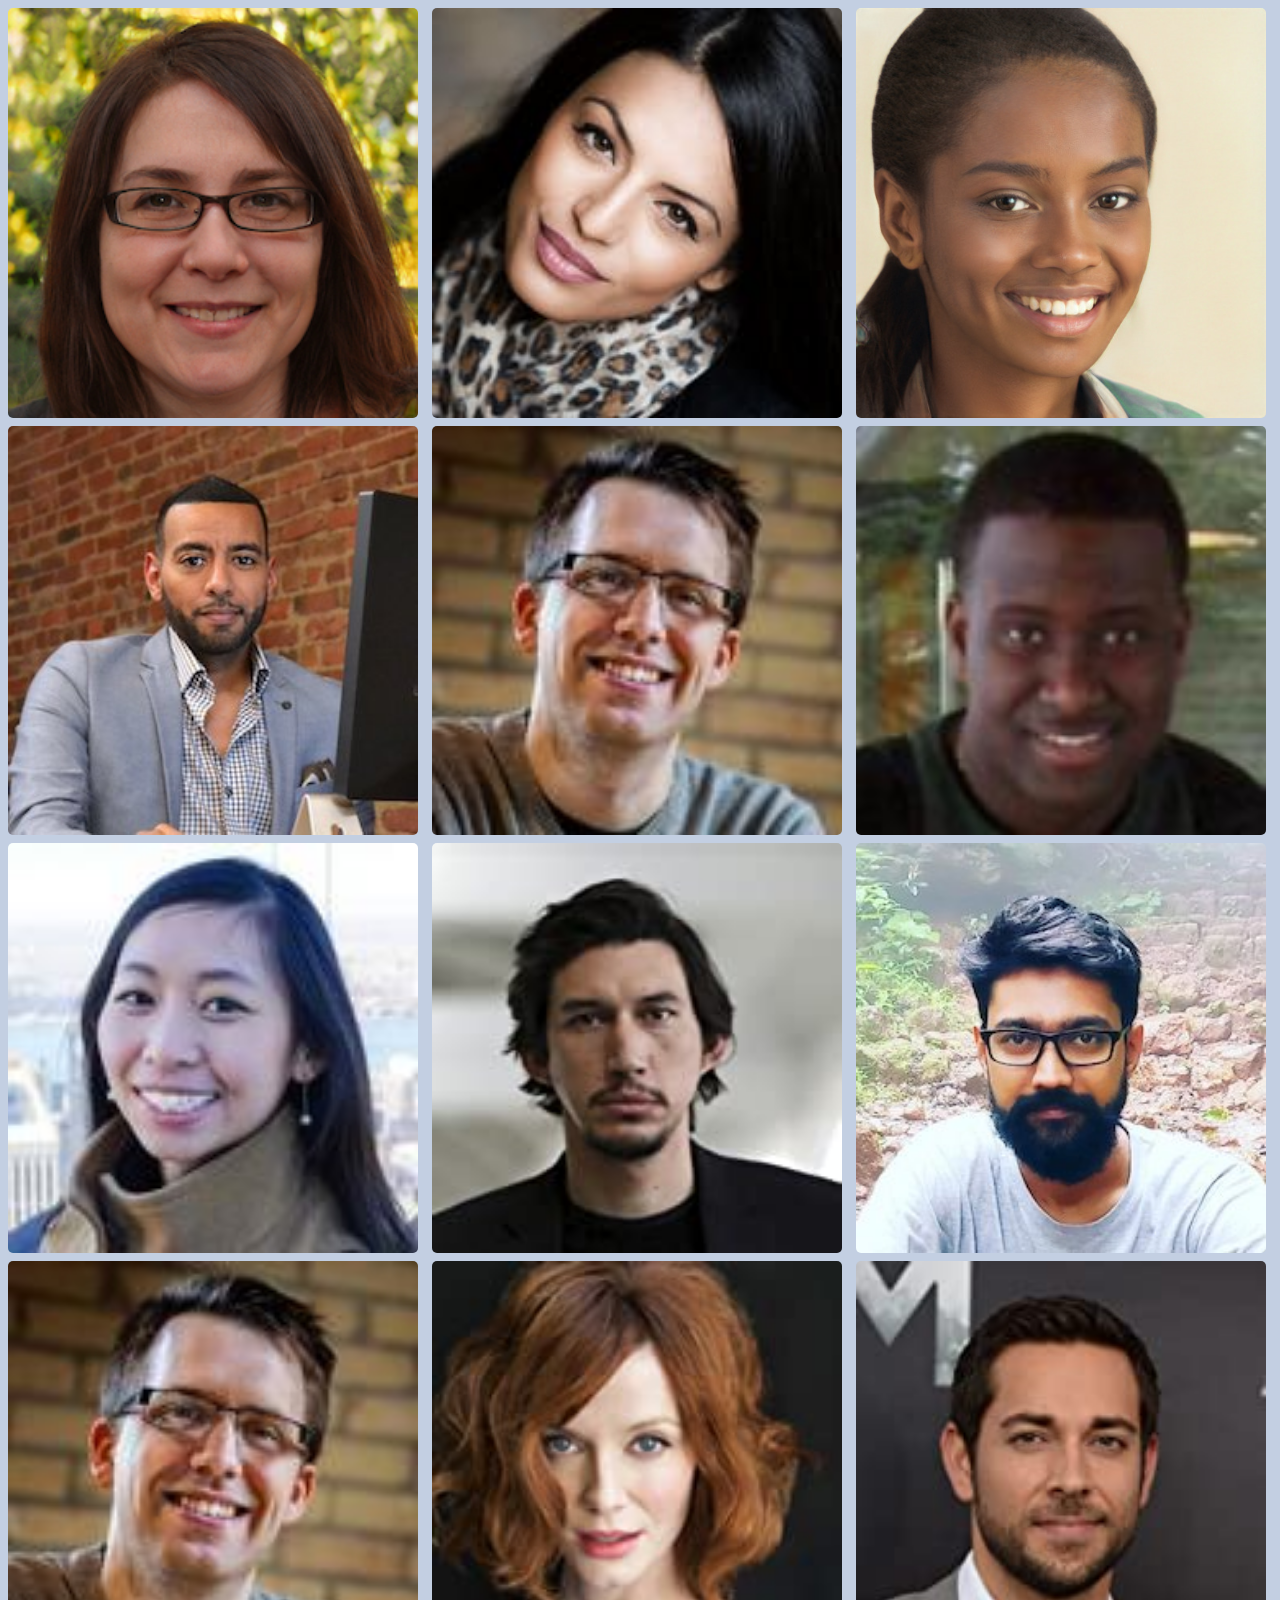
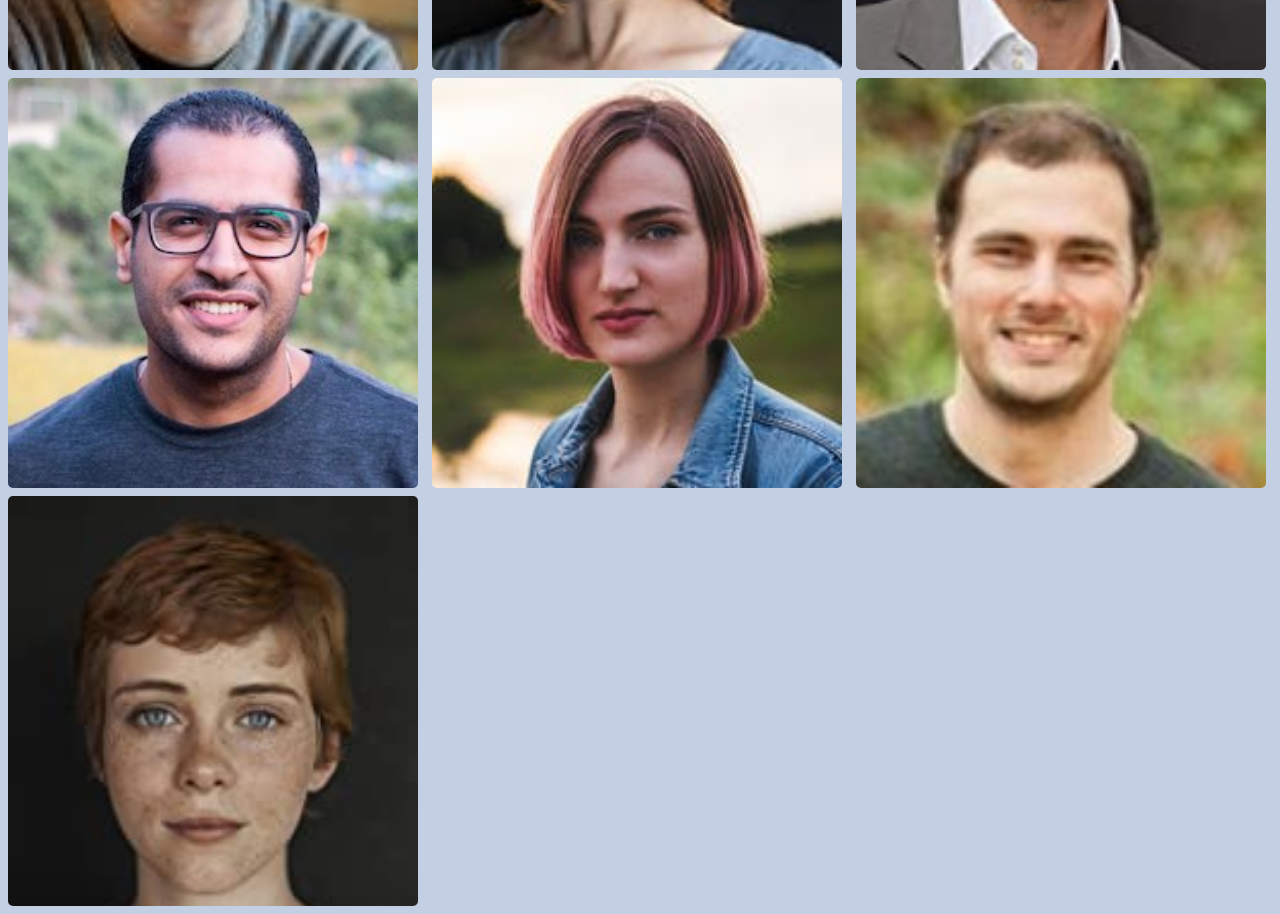
<file: L10_2_Portfolio_grid/index.html>
<!DOCTYPE html>
<html lang="en">
  <head>
    <meta charset="UTF-8" />
    <meta name="viewport" content="width=device-width, initial-scale=1.0" />
    <title>Portfolio Grid</title>
    <link rel="stylesheet" href="styling/styles.css" />
  </head>
  <body>
    <div class="portfolio">
      <div class="portfolio__image">
        <img src="pics/01.jpg" alt="01" />
        <div class="button"><p>Read more</p></div>
        <!-- <button class="button">Read More</button> -->
      </div>
      <div class="portfolio__image">
        <img src="pics/02.jpg" alt="02" />
        <div class="button"><p>Read more</p></div>
      </div>
      <div class="portfolio__image">
        <img src="pics/03.jpg" alt="03" />
        <div class="button"><p>Read more</p></div>
      </div>
      <div class="portfolio__image">
        <img src="pics/04.jpg" alt="04" />
        <div class="button"><p>Read more</p></div>
      </div>
      <div class="portfolio__image">
        <img src="pics/05.jpg" alt="05" />
        <div class="button"><p>Read more</p></div>
      </div>
      <div class="portfolio__image">
        <img src="pics/06.jpg" alt="06" />
        <div class="button"><p>Read more</p></div>
      </div>
      <div class="portfolio__image">
        <img src="pics/07.jpg" alt="07" />
        <div class="button"><p>Read more</p></div>
      </div>
      <div class="portfolio__image">
        <img src="pics/08.jpg" alt="08" />
        <div class="button"><p>Read more</p></div>
      </div>
      <div class="portfolio__image">
        <img src="pics/09.jpg" alt="09" />
        <div class="button"><p>Read more</p></div>
      </div>
      <div class="portfolio__image">
        <img src="pics/10.jpg" alt="10" />
        <div class="button"><p>Read more</p></div>
      </div>
      <div class="portfolio__image">
        <img src="pics/11.jpg" alt="11" />
        <div class="button"><p>Read more</p></div>
      </div>
      <div class="portfolio__image">
        <img src="pics/12.jpg" alt="12" />
        <div class="button"><p>Read more</p></div>
      </div>
      <div class="portfolio__image">
        <img src="pics/13.jpg" alt="13" />
        <div class="button"><p>Read more</p></div>
      </div>
      <div class="portfolio__image">
        <img src="pics/14.jpg" alt="14" />
        <div class="button"><p>Read more</p></div>
      </div>
      <div class="portfolio__image">
        <img src="pics/15.jpg" alt="15" />
        <div class="button"><p>Read more</p></div>
      </div>
      <div class="portfolio__image">
        <img src="pics/16.jpg" alt="16" />
        <div class="button"><p>Read more</p></div>
      </div>
    </div>
  </body>
</html>
</file>
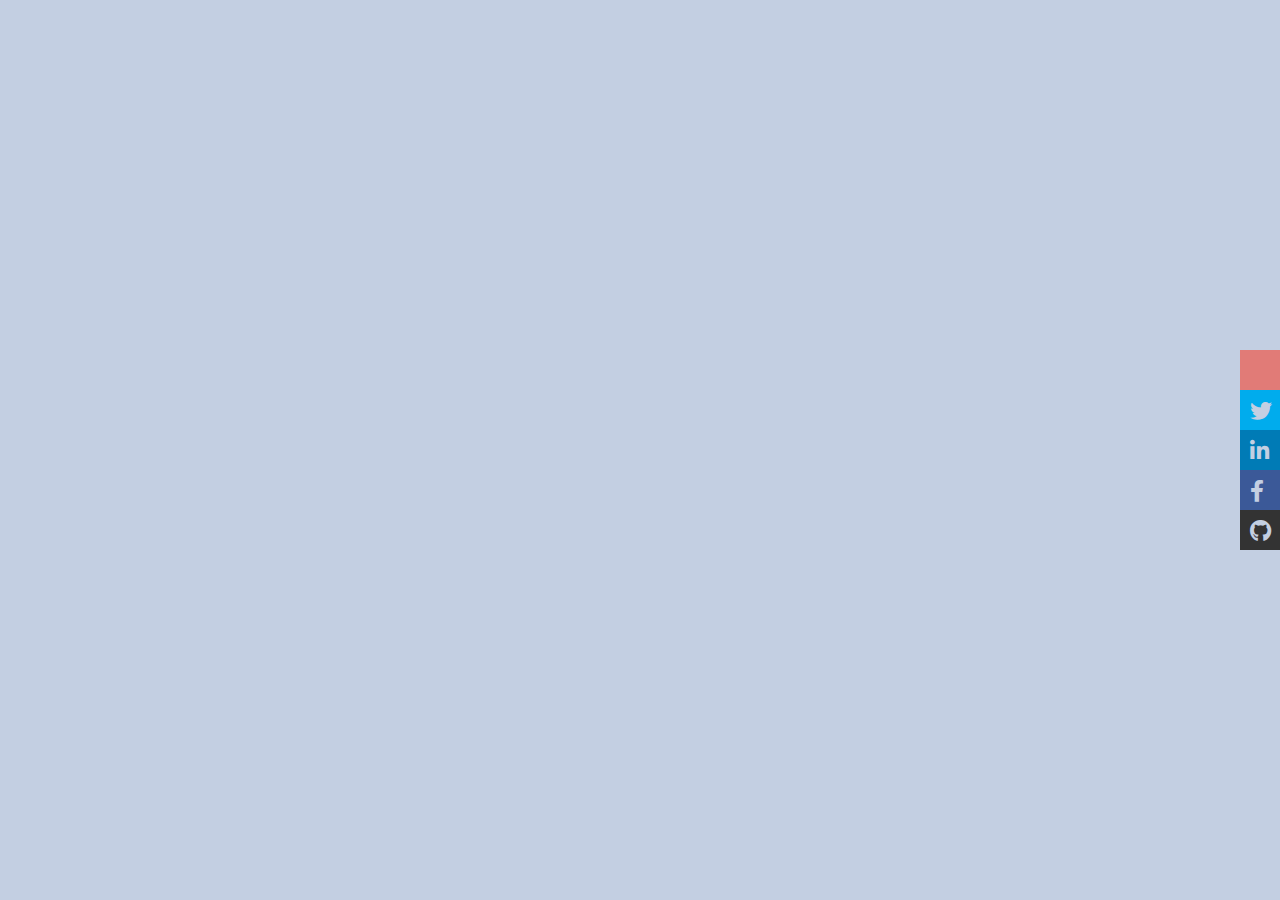
<file: L10_3_Social_Media_Buttons/index.html>
<!DOCTYPE html>
<html lang="en">
  <head>
    <meta charset="UTF-8" />
    <meta name="viewport" content="width=device-width, initial-scale=1.0" />
    <title>Social Media Buttons</title>
    <link rel="stylesheet" href="styles.css" />
    <link
      rel="stylesheet"
      href="https://pro.fontawesome.com/releases/v5.15.3/css/all.css"
    />
    <!-- this seems to work -->
  </head>
  <body>
    <div class="social-media">
      <div class="social-media__blog">
        <div class="icon icon-solid fa-laptop-code">
          <a href="https://wincacademy.nl" target="_blank">Check out my blog</a>
        </div>
      </div>
      <div class="social-media__twitter">
        <div class="icon icon-brand fa-twitter">
          <a href="https://twitter.nl" target="_blank">Follow me on twitter</a>
        </div>
      </div>
      <div class="social-media__linkedin">
        <div class="icon icon-brand fa-linkedin-in">
          <a href="https://linkedin.nl" target="_blank">Connect on Linked-In</a>
        </div>
      </div>
      <div class="social-media__facebook">
        <div class="icon icon-brand fa-facebook-f">
          <a href="https://facebook.com" target="_blank">Like me on Facebook</a>
        </div>
      </div>
      <div class="social-media__github">
        <div class="icon icon-brand fa-github">
          <a href="https://github.nl" target="_blank">See projects on Github</a>
        </div>
      </div>
    </div>
  </body>
</html>
</file>
<file: L10_2_Portfolio_grid/styling/styles.css>
body {
  background-color: #c3cfe2;
  font-family: sans-serif;
  margin: 0 0;
}

.portfolio {
  display: grid;
  grid-template-columns: auto;
  margin: 0.5rem;
  gap: 0.5rem;
}
.portfolio__image {
  width: 97vw;
  aspect-ratio: 1/1;
  overflow: hidden;
  border-radius: 5px;
  margin: 0px;
  padding: 0px;
  position: relative;
}
.portfolio__image img {
  width: 100%;
  transition: opacity 500ms ease-out;
}
.portfolio__image:hover img {
  opacity: 0;
}
.portfolio__image .button {
  position: absolute;
  top: 0;
  left: 0;
  width: 100%;
  aspect-ratio: 1/1;
  display: flex;
  justify-content: center;
  align-items: center;
  background-color: #313338;
  opacity: 0;
  transition: opacity 400ms ease-in;
}
.portfolio__image .button p {
  background-color: #313338;
  color: #313338;
  padding: 0.4rem;
  transition: background-color 400ms ease-in 400ms;
}
.portfolio__image:hover .button {
  opacity: 1;
}
.portfolio__image:hover .button p {
  background-color: #c3cfe2;
}

@media (min-width: 600px) {
  .portfolio {
    grid-template-columns: auto auto;
  }
  .portfolio__image {
    width: 48vw;
  }
}
@media (min-width: 1024px) {
  .portfolio {
    grid-template-columns: auto auto auto;
  }
  .portfolio__image {
    width: 32vw;
  }
}
@media (min-width: 1440px) {
  .portfolio {
    grid-template-columns: auto auto auto auto;
  }
  .portfolio__image {
    width: 24.1vw;
  }
}
@media (min-width: 1920px) {
  .portfolio {
    grid-template-columns: auto auto auto auto auto;
  }
  .portfolio__image {
    width: 19.3vw;
  }
}
@media (min-width: 2560px) {
  .portfolio {
    grid-template-columns: auto auto auto auto auto auto;
  }
  .portfolio__image {
    width: 16vw;
  }
}/*# sourceMappingURL=styles.css.map */
</file>
<file: L10_3_Social_Media_Buttons/styles.css>
body {
  background-color: #c3cfe2;
  font-family: "Roboto", sans-serif;
  margin: 0 0;
  padding: 0;
  height: 100vh;
  overflow: hidden;
}

/* awesomefont >> general reset/setup styling for icons - needed on all
https://fontawesome.com/how-to-use/on-the-web/advanced/css-pseudo-elements */
.icon::before {
  -moz-osx-font-smoothing: grayscale;
  -webkit-font-smoothing: antialiased;
  display: inline-block;
  font-style: normal;
  font-variant: normal;
  text-rendering: auto;
  line-height: 1;
}

/* awesomefont >> defining the right font-family/font-face and weight for each style
https://fontawesome.com/how-to-use/on-the-web/advanced/css-pseudo-elements */
.icon-solid::before {
  font-family: "Font Awesome 5 Pro";
  font-weight: 900;
}

.icon-brand::before {
  font-family: "Font Awesome 5 Brands";
  font-weight: 400;
}

.social-media {
  color: #c3cfe2;
  position: absolute;
  right: -260px;
  height: 100vh;
  display: flex;
  flex-direction: column;
  justify-content: center;
  font-size: 22px;
}
.social-media a {
  color: #c3cfe2;
  font-size: 20px;
}
.social-media div {
  height: 2.5rem;
  width: 300px;
  justify-content: center;
  transition: transform 500ms ease-out;
}
.social-media div .icon::before {
  width: 40px;
  padding: 0.6rem;
}
.social-media__blog {
  background-color: #e17b77;
}
.social-media__blog:hover {
  transform: translateX(-240px);
}
.social-media__twitter {
  background-color: #00aced;
}
.social-media__twitter:hover {
  transform: translateX(-240px);
}
.social-media__linkedin {
  background-color: #007bb6;
}
.social-media__linkedin:hover {
  transform: translateX(-240px);
}
.social-media__facebook {
  background-color: #3b5998;
}
.social-media__facebook:hover {
  transform: translateX(-240px);
}
.social-media__github {
  background-color: #333;
}
.social-media__github:hover {
  transform: translateX(-240px);
}/*# sourceMappingURL=styles.css.map */
</file>
